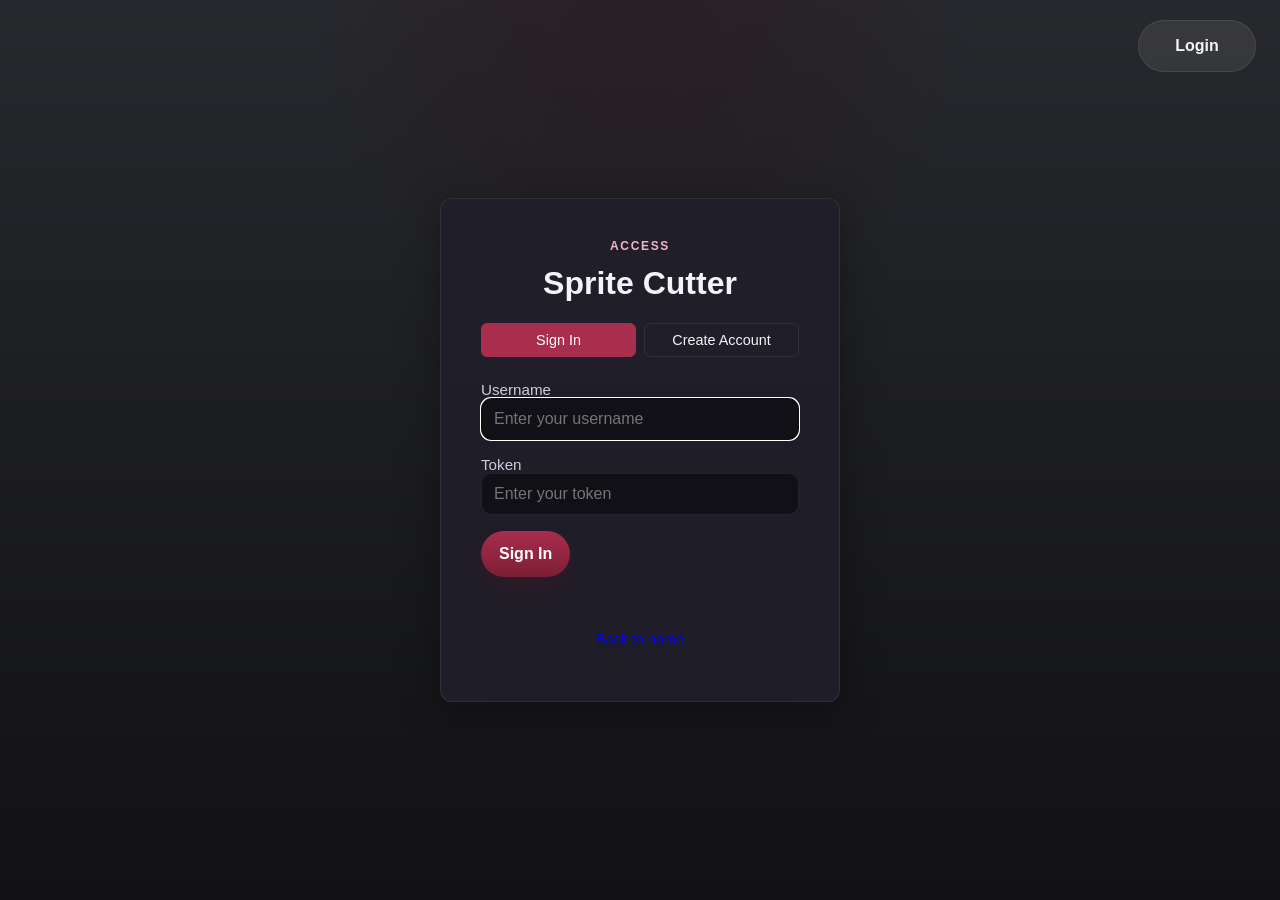
<file: index.html>
<!DOCTYPE html>
<html lang="en">
  <head>
    <meta charset="UTF-8" />
    <meta http-equiv="refresh" content="0; url=Team%20unity%20tree%20test/index.html" />
    <title>RGB Dumper</title>
  </head>
  <body>
    <p>Opening the RGB Dumper website...</p>
    <script>
      window.location.replace('Team%20unity%20tree%20test/index.html');
    </script>
  </body>
</html>
</file>
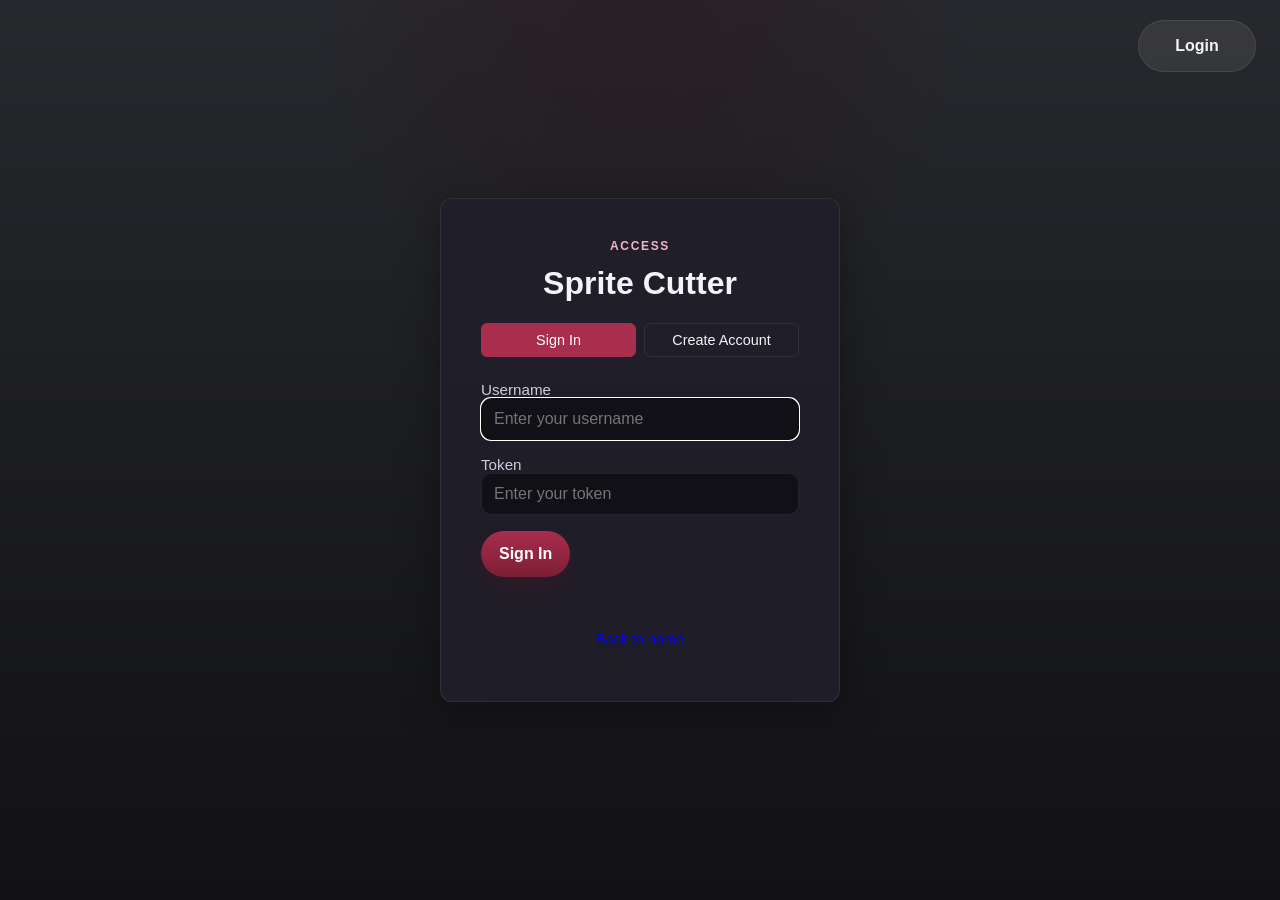
<file: Team unity tree test/index.html>
<!DOCTYPE html>
<html lang="en">
  <head>
    <meta charset="UTF-8" />
    <meta name="viewport" content="width=device-width, initial-scale=1.0" />
    <title>Sprite Sheet Cutter</title>
    <script>
      (function () {
        try {
          const savedTheme = localStorage.getItem('sprite-cutter-theme');
          const theme = savedTheme === 'light' ? 'light' : 'dark';
          document.documentElement.setAttribute('data-theme', theme);
        } catch (error) {
          document.documentElement.setAttribute('data-theme', 'dark');
        }
      })();
    </script>
    <link rel="stylesheet" href="assets/style.css?v=3" />
    <script src="config.js"></script>
    <script src="assets/auth-system.js"></script>
    <script src="assets/auth-gate.js"></script>
  </head>
  <body data-page="home">
    <header class="topbar">
      <div class="container nav">
        <div class="brand">Team Unity Tree Sprite Cutter</div>
        <nav>
          <a href="index.html">Home</a>
          <a href="pages/sprite-cutter.html">Sprite Sheet</a>
          <a href="pages/xml-cutter.html">.XML Cutter</a>
          <a href="pages/meta-cutter.html">Meta Cutter</a>
          <a href="pages/rgb-dumper.html">RGB Dumper</a>
        </nav>
        <div class="theme-switcher" aria-label="Theme switcher" data-theme-switcher>
          <button class="theme-toggle" type="button" data-theme-option="light" aria-pressed="false">Light</button>
          <button class="theme-toggle is-active" type="button" data-theme-option="dark" aria-pressed="true">Dark</button>
        </div>
      </div>
    </header>

    <main class="container landing">
      <div class="utility-actions">
        <a class="button secondary" href="auth-login.html">Login</a>
        <a class="button secondary" href="auth-admin.html" id="admin-link" hidden>Admin Panel</a>
      </div>
      <section class="hero card">
        <p class="eyebrow">Team Unity Tree</p>
        <h1>Spritesheet Splitter</h1>
        <p>
          Separate Sprite sheets into separate individual images. Supports XML (MSM1) and Meta files (MSM Guide).
        </p>
        <div class="hero-actions">
          <a class="button primary" href="pages/sprite-cutter.html">Open Sprite Cutter</a>
          <a class="button secondary" href="pages/xml-cutter.html">Open .XML Cutter</a>
        </div>
      </section>

      <section class="grid">
        <a class="card tool-card" href="pages/sprite-cutter.html">
          <h2>Sprite Sheet Cutter</h2>
          <p>Split a sheet by grid size, padding, and border settings.</p>
          <span class="tool-link">Click here</span>
        </a>

        <a class="card tool-card" href="pages/xml-cutter.html">
          <h2>.XML Cutter</h2>
          <p>Load a spritesheet and .XML file to export each frame as a PNG.</p>
          <span class="tool-link">Click here</span>
        </a>

        <a class="card tool-card" href="pages/meta-cutter.html">
          <h2>.meta Cutter</h2>
          <p>Cut sprites from spritesheets using .meta file definitions.</p>
          <span class="tool-link">Click here</span>
        </a>

        <a class="card tool-card" href="pages/rgb-dumper.html">
          <h2>RGB Dumper</h2>
          <p>Inspect BIN sprite colors, copy hex values, and export an RGB log.</p>
          <span class="tool-link">Click here</span>
        </a>
      </section>
    </main>

    <script src="assets/auth-system.js"></script>
    <script>
      function checkAdminAccess() {
        if (typeof AuthManager === 'undefined') {
          setTimeout(checkAdminAccess, 100);
          return;
        }

        const currentUser = AuthManager.getSessionUser();
        const adminLink = document.getElementById('admin-link');
        
        if (currentUser) {
          const user = AuthManager.getUser(currentUser);
          if (user && user.isAdmin) {
            adminLink.style.display = 'inline-block';
          }
        }
      }

      checkAdminAccess();
    </script>
    <script src="assets/app.js"></script>
</file>
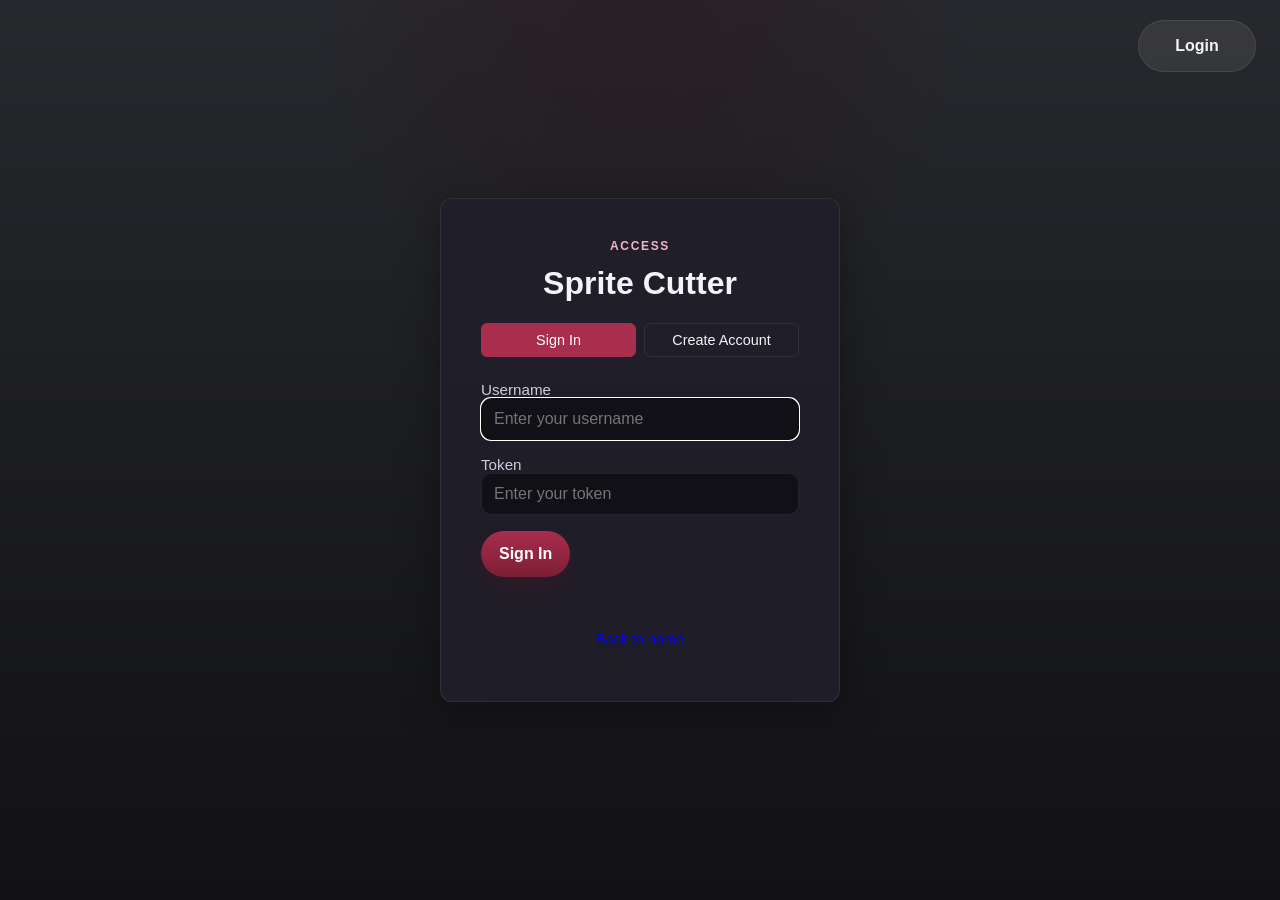
<file: Team unity tree test/auth-admin.html>
<!DOCTYPE html>
<html lang="en">
  <head>
    <meta charset="UTF-8" />
    <meta name="viewport" content="width=device-width, initial-scale=1.0" />
    <title>Admin - Sprite Sheet Cutter</title>
    <script>
      (function () {
        try {
          const savedTheme = localStorage.getItem('sprite-cutter-theme');
          const theme = savedTheme === 'light' ? 'light' : 'dark';
          document.documentElement.setAttribute('data-theme', theme);
        } catch (error) {
          document.documentElement.setAttribute('data-theme', 'dark');
        }
      })();
    </script>
    <link rel="stylesheet" href="assets/style.css?v=3" />
    <script src="config.js"></script>
    <style>
      .user-item {
        display: flex;
        align-items: center;
        justify-content: space-between;
        padding: 16px;
        border: 1px solid var(--border);
        margin-bottom: 12px;
        border-radius: 8px;
        background: var(--panel-alt);
        transition: all 0.2s ease;
      }

      .user-item:hover {
        background: var(--panel);
        border-color: var(--primary);
      }

      .user-info {
        flex: 1;
      }

      .user-name {
        font-weight: 600;
        color: var(--text);
        font-size: 1.1em;
      }

      .user-status {
        font-size: 0.9em;
        color: var(--muted);
        margin-top: 6px;
      }

      .status-requested {
        color: #f39c12;
        font-weight: 500;
      }

      .role-button {
        background: transparent;
        border: 1px solid var(--border);
        padding: 8px 14px;
        border-radius: 6px;
        cursor: pointer;
        color: var(--text);
        font-size: 0.9em;
        transition: all 0.2s ease;
        margin-left: 12px;
        font-weight: 500;
      }

      .role-button:hover {
        background: var(--primary);
        border-color: var(--primary);
        color: white;
        transform: scale(1.15);
      }

      .role-menu {
        position: absolute;
        background: var(--panel);
        border: 1px solid var(--border);
        border-radius: 6px;
        box-shadow: 0 4px 12px var(--shadow);
        z-index: 1000;
        min-width: 150px;
      }

      .role-option {
        display: block;
        width: 100%;
        padding: 10px 14px;
        text-align: left;
        border: none;
        background: transparent;
        color: var(--text);
        cursor: pointer;
        font-size: 0.95em;
      }

      .role-option:hover {
        background: var(--primary);
        color: white;
      }

      .user-actions {
        display: flex;
        align-items: center;
        gap: 12px;
        flex-wrap: wrap;
      }

      .name-color-control {
        display: inline-flex;
        align-items: center;
        gap: 6px;
        color: var(--muted);
        font-size: 0.85em;
      }

      .name-color-input {
        width: 32px;
        height: 32px;
        padding: 2px;
        border: 1px solid var(--border);
        border-radius: 6px;
        background: transparent;
        cursor: pointer;
      }

      .delete-button {
        background: #c0392b;
        border: 1px solid #a93226;
        color: white;
        padding: 6px 12px;
        border-radius: 6px;
        cursor: pointer;
        font-size: 0.85em;
        transition: all 0.2s ease;
        font-weight: 500;
      }

      .delete-button:hover {
        background: #a93226;
        border-color: #922b21;
        transform: scale(1.15);
      }

      .delete-button:active {
        transform: scale(0.98);
      }

      .add-button {
        background: var(--primary);
        border: none;
        color: white;
        padding: 10px 20px;
        border-radius: 6px;
        cursor: pointer;
        font-size: 1em;
        transition: all 0.2s ease;
        font-weight: 500;
        margin-bottom: 20px;
      }

      .add-button:hover {
        background: #a92d55;
        transform: scale(1.08);
      }

      .token-section {
        margin-top: 12px;
        padding: 12px;
        background: var(--input-bg);
        border: 1px solid var(--border);
        border-radius: 6px;
        font-family: monospace;
        font-size: 0.85em;
        word-break: break-all;
      }

      .token-actions {
        display: flex;
        gap: 8px;
        margin-top: 8px;
        flex-wrap: wrap;
      }

      .token-action-button {
        padding: 4px 10px;
        font-size: 0.8em;
        border: 1px solid var(--border);
        background: transparent;
        border-radius: 4px;
        cursor: pointer;
        color: var(--text);
        transition: all 0.2s ease;
      }

      .token-action-button:hover {
        background: var(--primary);
        border-color: var(--primary);
        color: white;
        transform: scale(1.12);
      }

      .modal-backdrop {
        display: none;
        position: fixed;
        inset: 0;
        background: rgba(0, 0, 0, 0.6);
        z-index: 10000;
        align-items: center;
        justify-content: center;
      }

      .modal-backdrop.active {
        display: flex;
      }

      .modal-content {
        background: var(--panel);
        border: 1px solid var(--border);
        border-radius: 12px;
        padding: 24px;
        max-width: 400px;
        width: 90%;
        box-shadow: 0 10px 40px var(--shadow);
        z-index: 10001;
      }

      .modal-content h3 {
        margin-top: 0;
      }

      .modal-content label {
        display: flex;
        flex-direction: column;
        gap: 6px;
        margin-bottom: 16px;
        font-weight: 500;
      }

      .modal-content input {
        padding: 10px 12px;
        border: 1px solid var(--border);
        background: var(--input-bg);
        color: var(--text);
        border-radius: 6px;
        font-family: inherit;
        font-size: 0.95em;
      }

      .modal-content input:focus {
        outline: none;
        border-color: var(--primary);
        box-shadow: 0 0 0 2px rgba(169, 45, 77, 0.1);
      }

      .create-user-options {
        display: flex;
        gap: 12px;
        margin-bottom: 16px;
      }

      .option-button {
        flex: 1;
        padding: 12px;
        border: 2px solid var(--border);
        background: var(--input-bg);
        color: var(--text);
        border-radius: 6px;
        cursor: pointer;
        font-weight: 500;
        transition: all 0.2s ease;
      }

      .option-button:hover {
        border-color: var(--primary);
        background: var(--panel-alt);
      }

      .option-button.selected {
        border-color: var(--primary);
        background: var(--primary);
        color: white;
      }

      .modal-actions {
        display: flex;
        gap: 12px;
        justify-content: flex-end;
        margin-top: 20px;
      }

      .modal-actions button {
        padding: 10px 20px;
        border-radius: 6px;
        border: none;
        cursor: pointer;
        font-weight: 500;
        transition: all 0.2s ease;
        font-size: 0.95em;
      }

      .modal-actions .primary {
        background: var(--primary);
        color: white;
        min-width: 100px;
      }

      .modal-actions .primary:hover {
        background: #a92d55;
        transform: scale(1.08);
      }

      .modal-actions .primary:active {
        transform: scale(0.98);
      }

      .modal-actions .secondary {
        background: transparent;
        border: 1px solid var(--border);
        color: var(--text);
        min-width: 100px;
      }

      .modal-actions .secondary:hover {
        background: var(--panel-alt);
        border-color: var(--primary);
        transform: scale(1.08);
      }

      .modal-actions .secondary:active {
        transform: scale(0.98);
      }

      .section-header {
        display: flex;
        justify-content: space-between;
        align-items: center;
        margin-bottom: 12px;
      }

      .deleted-users-section {
        background: var(--panel-alt);
        padding: 12px;
        border: 1px solid var(--border);
        border-radius: 8px;
        margin-top: 12px;
      }

      .deleted-user-item {
        display: flex;
        justify-content: space-between;
        align-items: center;
        padding: 12px;
        background: var(--panel);
        border: 1px solid var(--border);
        border-radius: 6px;
        margin-bottom: 8px;
      }

      .deleted-user-info {
        flex: 1;
      }

      .deleted-user-name {
        font-weight: 600;
        color: var(--text);
      }

      .deleted-user-details {
        font-size: 0.85em;
        color: var(--muted);
        margin-top: 4px;
      }

      .delete-permanently-button {
        background: #e74c3c;
        border: none;
        color: white;
        padding: 6px 12px;
        border-radius: 4px;
        cursor: pointer;
        font-size: 0.8em;
        transition: all 0.2s ease;
        font-weight: 500;
      }

      .delete-permanently-button:hover {
        background: #c0392b;
        transform: scale(1.08);
      }

      .approve-button {
        background: #27ae60;
        border: 1px solid #229954;
        color: white;
        padding: 6px 14px;
        border-radius: 6px;
        cursor: pointer;
        font-size: 0.85em;
        transition: all 0.2s ease;
        font-weight: 500;
        margin-left: 8px;
      }

      .approve-button:hover {
        background: #229954;
        border-color: #1e8449;
        transform: scale(1.15);
      }

      .approve-button:active {
        transform: scale(0.98);
      }

      @media (max-width: 1200px) {
        div[style*="display: flex; gap: 20px"] {
          flex-direction: column !important;
        }
      }
    </style>
  </head>
  <body data-page="admin" class="admin-panel-page">
    <header class="topbar">
      <div class="container nav">
        <div class="brand">Team Unity Tree Sprite Cutter</div>
        <nav>
          <a href="index.html">Home</a>
          <a href="pages/sprite-cutter.html">Sprite Sheet</a>
          <a href="pages/xml-cutter.html">.XML Cutter</a>
          <a href="pages/meta-cutter.html">Meta Cutter</a>
          <a href="pages/rgb-dumper.html">RGB Dumper</a>
        </nav>
        <div class="theme-switcher" aria-label="Theme switcher" data-theme-switcher>
          <button class="theme-toggle" type="button" data-theme-option="light" aria-pressed="false">Light</button>
          <button class="theme-toggle is-active" type="button" data-theme-option="dark" aria-pressed="true">Dark</button>
        </div>
      </div>
    </header>

    <main class="container">
      <div class="utility-actions">
        <a class="button secondary" href="auth-login.html">Login</a>
        <a class="button secondary" href="auth-admin.html" id="admin-self-link" hidden>Admin Panel</a>
        <a class="button secondary" href="index.html" id="return-tool">Back to Home</a>
      </div>
      <div class="page-header">
        <p class="eyebrow">Administration</p>
        <h1>Admin Panel</h1>
        <p>Manage users and access settings.</p>
      </div>

      <div class="workspace" style="display: flex; flex-direction: column; gap: 20px;">
        <div style="display: flex; gap: 20px; flex: 1;">
          <section class="panel" style="flex: 1; min-height: 400px; display: flex; flex-direction: column;">
            <div class="section-header">
              <h2 style="margin: 0;">Recent Users</h2>
              <button class="add-button" onclick="openCreateUserModal()">+ Create User</button>
            </div>
            <div id="recent-users-list" style="margin-top: 12px; flex: 1;">
              <p class="muted">Loading users...</p>
            </div>
          </section>

          <section class="panel" style="flex: 1; min-height: 400px; display: flex; flex-direction: column;">
            <h2 style="margin: 0 0 12px 0;">Deleted Users</h2>
            <div id="deleted-users-list" style="margin-top: 12px; flex: 1;">
              <p class="muted">No deleted users.</p>
            </div>
          </section>
        </div>

        <section class="panel">
          <h2>All Users</h2>
          <div id="users-list" style="margin-top: 12px;">
            <p class="muted">Loading users...</p>
          </div>
        </section>
      </div>
    </main>

    <!-- Delete User Modal -->
    <div id="delete-modal" class="modal-backdrop">
      <div class="modal-content">
        <h3>Delete User</h3>
        <p id="delete-confirm-text"></p>
        <label>
          Reason (optional)
          <input id="delete-reason" type="text" placeholder="Why delete this user?" />
        </label>
        <div class="modal-actions">
          <button class="secondary" onclick="closeDeleteModal()">Cancel</button>
          <button class="primary" onclick="confirmDelete()">Delete</button>
        </div>
      </div>
    </div>

    <!-- Create User Modal -->
    <div id="create-user-modal" class="modal-backdrop">
      <div class="modal-content">
        <h3>Create User</h3>
        <p>Select account type:</p>
        <div class="create-user-options">
          <button class="option-button selected" id="user-option" onclick="selectUserType('user')">👤 User</button>
          <button class="option-button" id="admin-option" onclick="selectUserType('admin')">👑 Admin</button>
        </div>
        <label>
          Username
          <input id="create-username" type="text" placeholder="Enter username" />
        </label>
        <div class="modal-actions">
          <button class="secondary" onclick="closeCreateUserModal()">Cancel</button>
          <button class="primary" onclick="confirmCreateUser()">Create</button>
        </div>
      </div>
    </div>

    <!-- Custom Token Modal -->
    <div id="token-modal" class="modal-backdrop">
      <div class="modal-content">
        <h3>Set Custom Token</h3>
        <p id="token-modal-user"></p>
        <label>
          Custom Token
          <input id="custom-token-input" type="text" placeholder="Enter custom token" />
        </label>
        <div class="modal-actions">
          <button class="secondary" onclick="closeTokenModal()">Cancel</button>
          <button class="primary" onclick="confirmCustomToken()">Set Token</button>
        </div>
      </div>
    </div>

    <script src="assets/auth-system.js"></script>
    <script>
      function protectAdminPage() {
        if (typeof AuthManager === 'undefined') {
          setTimeout(protectAdminPage, 100);
          return;
        }

        const currentUser = AuthManager.getSessionUser();
        
        if (!currentUser) {
          window.location.href = 'auth-login.html';
          return;
        }

        const user = AuthManager.getUser(currentUser);
        if (!user || !user.isAdmin) {
          window.location.href = 'index.html';
          return;
        }
      }

      protectAdminPage();

      let allUsers = [];
      let pendingDeleteUser = null;
      let pendingTokenUser = null;
      let createUserType = 'user';

      function loadUsers() {
        if (typeof AuthManager === 'undefined') {
          document.getElementById('users-list').innerHTML = '<p class="error">Auth system not loaded.</p>';
          return;
        }

        allUsers = AuthManager.listUsers();
        
        // Sort by creation date (most recent first)
        allUsers.sort((a, b) => {
          const dateA = new Date(a.createdAt || 0);
          const dateB = new Date(b.createdAt || 0);
          return dateB - dateA;
        });

        // Display recent users (first 5)
        displayRecentUsers();
        
        // Display all users
        displayAllUsers();

        // Display deleted users
        displayDeletedUsers();
      }

      function bindUserActionButtons() {
        document.querySelectorAll('.role-button').forEach((button) => {
          const username = button.dataset.username;
          if (!username) return;
          button.onclick = () => toggleRoleMenu(username);
        });

        document.querySelectorAll('.token-action-button').forEach((button) => {
          const action = button.dataset.action;
          const username = button.dataset.username;
          if (!username || !action) return;

          button.onclick = () => {
            if (action === 'token') openTokenModal(username);
            if (action === 'revoke') revokeToken(username);
            if (action === 'generate') generateNewToken(username);
          };
        });

        document.querySelectorAll('.delete-button').forEach((button) => {
          const username = button.dataset.username;
          if (!username) return;
          button.onclick = () => deleteUserWithReason(username);
        });

        document.querySelectorAll('.name-color-save-button').forEach((button) => {
          const username = button.dataset.username;
          if (!username) return;
          button.onclick = () => {
            const input = button.closest('.user-actions')?.querySelector('.name-color-input');
            saveNameColor(username, input ? input.value : '');
          };
        });
      }

      function displayRecentUsers() {
        const recentUsersList = document.getElementById('recent-users-list');
        const recentUsers = allUsers.slice(0, 5);

        if (recentUsers.length === 0) {
          recentUsersList.innerHTML = '<p class="muted">No users created yet.</p>';
          return;
        }

        let html = '';
        for (const user of recentUsers) {
          const roleText = user.isAdmin ? 'Admin' : 'User';
          const statusText = user.isAllowed ? 'Approved' : 'Pending';
          const hasToken = user.token ? 'Yes' : 'No';
          const tokenStatus = !user.token ? '<span class="status-requested">(Requested User)</span>' : '';
          const approveButton = !user.isAllowed ? `<button class="approve-button" type="button" data-username="${escapeAttribute(user.username)}" onclick="approveUser('${escapeAttribute(user.username)}')">✓ Approve</button>` : '';
          const tokenDisplay = user.isAllowed && user.token ? `<div class="token-section">${escapeHtml(user.token)}</div>` : '';
          
          html += `
            <div class="user-item">
              <div class="user-info">
                <div class="user-name">${escapeHtml(user.username)} ${approveButton}</div>
                <div class="user-status">${roleText} • ${statusText} • Token: ${hasToken} ${tokenStatus}</div>
                ${tokenDisplay}
              </div>
              <div class="user-actions">
                <button class="role-button" type="button" data-username="${escapeAttribute(user.username)}">+ Role</button>
                <button class="token-action-button" type="button" data-action="token" data-username="${escapeAttribute(user.username)}">Token</button>
                <label class="name-color-control">Name <input class="name-color-input" type="color" value="${escapeAttribute(user.nameColor)}" aria-label="Name color for ${escapeAttribute(user.username)}" /></label>
                <button class="token-action-button name-color-save-button" type="button" data-username="${escapeAttribute(user.username)}">Save Color</button>
                <button class="delete-button" type="button" data-username="${escapeAttribute(user.username)}" onclick="deleteUserWithReason('${escapeAttribute(user.username)}')">Delete</button>
              </div>
            </div>
          `;
        }
        recentUsersList.innerHTML = html;
        bindUserActionButtons();
      }

      function displayAllUsers() {
        const usersList = document.getElementById('users-list');

        if (allUsers.length === 0) {
          usersList.innerHTML = '<p class="muted">No users created yet.</p>';
          return;
        }

        let html = '';
        for (const user of allUsers) {
          const roleText = user.isAdmin ? 'Admin' : 'User';
          const statusText = user.isAllowed ? 'Approved' : 'Pending';
          const createdDate = new Date(user.createdAt).toLocaleString();
          const tokenDisplay = user.isAllowed && user.token ? `<div class="token-section">${escapeHtml(user.token)}</div>` : '<div class="token-section" style="color: var(--muted);">No token assigned</div>';
          
          html += `
            <div class="user-item">
              <div class="user-info">
                <div class="user-name">${escapeHtml(user.username)}</div>
                <div class="user-status">${roleText} • ${statusText} • Created: ${createdDate}</div>
                ${tokenDisplay}
                <div class="token-actions">
                  <button class="token-action-button" type="button" data-action="revoke" data-username="${escapeAttribute(user.username)}">Revoke Token</button>
                  <button class="token-action-button" type="button" data-action="generate" data-username="${escapeAttribute(user.username)}">Generate New</button>
                  <button class="token-action-button" type="button" data-action="token" data-username="${escapeAttribute(user.username)}">Custom</button>
                  <label class="name-color-control">Name <input class="name-color-input" type="color" value="${escapeAttribute(user.nameColor)}" aria-label="Name color for ${escapeAttribute(user.username)}" /></label>
                  <button class="token-action-button name-color-save-button" type="button" data-username="${escapeAttribute(user.username)}">Save Color</button>
                </div>
              </div>
              <div class="user-actions">
                <button class="role-button" type="button" data-username="${escapeAttribute(user.username)}">+ Role</button>
                <button class="delete-button" type="button" data-username="${escapeAttribute(user.username)}" onclick="deleteUserWithReason('${escapeAttribute(user.username)}')">Delete</button>
              </div>
            </div>
          `;
        }
        usersList.innerHTML = html;
        bindUserActionButtons();
      }

      function displayDeletedUsers() {
        const deletedList = document.getElementById('deleted-users-list');
        
        if (typeof AuthManager === 'undefined') {
          deletedList.innerHTML = '<p class="error">Auth system not loaded.</p>';
          return;
        }

        const deletedUsers = Object.values(AuthManager.getDeletedUsers());

        if (deletedUsers.length === 0) {
          deletedList.innerHTML = '<p class="muted">No deleted users.</p>';
          return;
        }

        const currentUser = AuthManager.getSessionUser();
        const isKanjigar = currentUser && currentUser.toLowerCase() === 'kanjigar';

        let html = '';
        for (const user of deletedUsers) {
          const deletedDate = new Date(user.deletedAt).toLocaleString();
          const reason = user.deleteReason || 'No reason provided';
          
          html += `
            <div class="deleted-user-item">
              <div class="deleted-user-info">
                <div class="deleted-user-name">${escapeHtml(user.username)}</div>
                <div class="deleted-user-details">Deleted: ${deletedDate} | Reason: ${escapeHtml(reason)}</div>
              </div>
              ${isKanjigar ? `<button class="delete-permanently-button" onclick="confirmPermanentDelete('${user.username}')">Permanently Delete</button>` : ''}
            </div>
          `;
        }
        deletedList.innerHTML = html;
      }

      function escapeHtml(text) {
        const div = document.createElement('div');
        div.textContent = text;
        return div.innerHTML;
      }

      function escapeAttribute(text) {
        return String(text || '').replace(/&/g, '&amp;').replace(/"/g, '&quot;').replace(/</g, '&lt;').replace(/>/g, '&gt;');
      }

      function toggleRoleMenu(username) {
        const user = allUsers.find(u => u.username === username);
        if (!user) return;

        const currentRole = user.isAdmin ? 'Admin' : 'User';
        const newRole = user.isAdmin ? 'User' : 'Admin';

        if (confirm(`Change ${username}'s role from ${currentRole} to ${newRole}?`)) {
          changeUserRole(username, newRole === 'Admin');
        }
      }

      function changeUserRole(username, makeAdmin) {
        if (typeof AuthManager === 'undefined') {
          alert('Auth system not loaded.');
          return;
        }

        let result;
        if (makeAdmin) {
          result = AuthManager.promoteToAdmin(username);
        } else {
          result = AuthManager.demoteFromAdmin(username);
        }

        if (result.success) {
          loadUsers();
          alert(result.message);
        } else {
          alert('Error: ' + result.message);
        }
      }

      function saveNameColor(username, color) {
        if (typeof AuthManager === 'undefined') {
          alert('Auth system not loaded.');
          return;
        }

        const result = AuthManager.setNameColor(username, color);
        if (result.success) {
          const currentUser = AuthManager.getSessionUser();
          if (currentUser && currentUser.toLowerCase() === username.toLowerCase()) {
            document.querySelectorAll('.current-user-name').forEach((name) => {
              name.style.color = result.user.nameColor;
            });
          }
          loadUsers();
          alert(result.message);
        } else {
          alert('Error: ' + result.message);
        }
      }

      function deleteUserWithReason(username) {
        if (!username) {
          return;
        }

        if (typeof AuthManager === 'undefined') {
          alert('Auth system not loaded.');
          return;
        }

        const reason = window.prompt(`Delete user "${username}"?\n\nOptional reason:`, '');
        if (reason === null) {
          return;
        }

        const trimmedReason = String(reason || '').trim();
        const result = AuthManager.deleteUser(username, trimmedReason || 'Admin deletion');

        if (result.success) {
          loadUsers();
          alert(result.message);
          return;
        }

        alert('Error: ' + result.message);
      }

      function deleteUserNow(username) {
        deleteUserWithReason(username);
      }

      function openDeleteModal(username) {
        pendingDeleteUser = username;
        const modal = document.getElementById('delete-modal');
        const confirmText = document.getElementById('delete-confirm-text');
        const reasonInput = document.getElementById('delete-reason');

        if (confirmText) {
          confirmText.textContent = `Delete user "${username}"?`;
        }

        if (reasonInput) {
          reasonInput.value = '';
        }

        if (modal) {
          modal.classList.add('active');
        }
      }

      function closeDeleteModal() {
        const modal = document.getElementById('delete-modal');
        if (modal) {
          modal.classList.remove('active');
        }
        pendingDeleteUser = null;
      }

      function confirmDelete() {
        if (!pendingDeleteUser) {
          return;
        }

        if (typeof AuthManager === 'undefined') {
          alert('Auth system not loaded.');
          return;
        }

        const reason = document.getElementById('delete-reason')
          ? document.getElementById('delete-reason').value.trim()
          : '';

        const result = AuthManager.deleteUser(pendingDeleteUser, reason || 'Admin deletion');
        if (result.success) {
          closeDeleteModal();
          loadUsers();
          alert(result.message);
          return;
        }

        alert('Error: ' + result.message);
      }

      function confirmPermanentDelete(username) {
        if (!confirm(`Permanently delete "${username}" from deleted users? This cannot be undone.`)) {
          return;
        }

        if (typeof AuthManager === 'undefined') {
          alert('Auth system not loaded.');
          return;
        }

        const result = AuthManager.permanentlyDeleteUser(username);
        if (result.success) {
          loadUsers();
          alert(result.message);
        } else {
          alert('Error: ' + result.message);
        }
      }

      function openCreateUserModal() {
        createUserType = 'user';
        document.getElementById('user-option').classList.add('selected');
        document.getElementById('admin-option').classList.remove('selected');
        document.getElementById('create-username').value = '';
        const modal = document.getElementById('create-user-modal');
        if (modal) {
          modal.classList.add('active');
        }
      }

      function closeCreateUserModal() {
        const modal = document.getElementById('create-user-modal');
        if (modal) {
          modal.classList.remove('active');
        }
      }

      function selectUserType(type) {
        createUserType = type;
        if (type === 'user') {
          document.getElementById('user-option').classList.add('selected');
          document.getElementById('admin-option').classList.remove('selected');
        } else {
          document.getElementById('user-option').classList.remove('selected');
          document.getElementById('admin-option').classList.add('selected');
        }
      }

      function confirmCreateUser() {
        if (typeof AuthManager === 'undefined') {
          alert('Auth system not loaded.');
          return;
        }

        const username = document.getElementById('create-username').value.trim();
        if (!username) {
          alert('Username cannot be empty.');
          return;
        }

        const result = AuthManager.createUser(username);
        if (result.success) {
          const user = result.user;
          
          // If creating an admin, promote them
          if (createUserType === 'admin' && !user.isAdmin) {
            const promoteResult = AuthManager.promoteToAdmin(username);
            if (!promoteResult.success) {
              alert('Created user but failed to make them admin: ' + promoteResult.message);
              loadUsers();
              closeCreateUserModal();
              return;
            }
          }

          loadUsers();
          alert(`User "${username}" created successfully!\n\nToken: ${user.token}\n\nType: ${createUserType === 'admin' ? 'Admin' : 'User'}`);
          closeCreateUserModal();
        } else {
          alert('Error: ' + result.message);
        }
      }

      function openTokenModal(username) {
        console.log('Opening token modal for:', username);
        pendingTokenUser = username;
        const modal = document.getElementById('token-modal');
        const userText = document.getElementById('token-modal-user');
        
        if (userText) {
          userText.textContent = `Set custom token for "${username}"`;
        }
        
        const tokenInput = document.getElementById('custom-token-input');
        if (tokenInput) {
          tokenInput.value = '';
        }
        
        if (modal) {
          modal.classList.add('active');
          console.log('Token modal opened');
        } else {
          console.error('Token modal element not found');
        }
      }

      function closeTokenModal() {
        console.log('Closing token modal');
        const modal = document.getElementById('token-modal');
        if (modal) {
          modal.classList.remove('active');
        }
        pendingTokenUser = null;
      }

      function confirmCustomToken() {
        if (!pendingTokenUser) {
          console.error('No user selected for token change');
          return;
        }

        if (typeof AuthManager === 'undefined') {
          alert('Auth system not loaded.');
          return;
        }

        const customToken = document.getElementById('custom-token-input').value.trim();
        if (!customToken) {
          alert('Token cannot be empty.');
          return;
        }

        console.log('Setting custom token for:', pendingTokenUser);
        const result = AuthManager.setCustomToken(pendingTokenUser, customToken);
        console.log('Token result:', result);
        
        if (result.success) {
          loadUsers();
          alert(result.message);
          closeTokenModal();
        } else {
          alert('Error: ' + result.message);
        }
      }

      function revokeToken(username) {
        if (confirm(`Revoke token for user "${username}"?`)) {
          if (typeof AuthManager === 'undefined') {
            alert('Auth system not loaded.');
            return;
          }

          console.log('Revoking token for:', username);
          const result = AuthManager.revokeUserToken(username);
          console.log('Revoke result:', result);
          
          if (result.success) {
            loadUsers();
            alert(result.message);
          } else {
            alert('Error: ' + result.message);
          }
        }
      }

      function generateNewToken(username) {
        if (confirm(`Generate a new token for user "${username}"?`)) {
          if (typeof AuthManager === 'undefined') {
            alert('Auth system not loaded.');
            return;
          }

          console.log('Generating new token for:', username);
          const result = AuthManager.generateNewToken(username);
          console.log('Generate result:', result);
          
          if (result.success) {
            loadUsers();
            alert(`New token generated:\n\n${result.token}\n\nMake sure to share it with the user!`);
          } else {
            alert('Error: ' + result.message);
          }
        }
      }

      function approveUser(username) {
        if (typeof AuthManager === 'undefined') {
          alert('Auth system not loaded.');
          return;
        }

        const user = AuthManager.getUser(username);
        if (!user) {
          alert('User not found.');
          return;
        }

        if (user.isAllowed) {
          alert('User is already approved.');
          return;
        }

        let token = user.token;
        
        // Generate a token if the user doesn't have one
        if (!token) {
          const generateResult = AuthManager.generateNewToken(username);
          if (!generateResult.success) {
            alert('Error generating token: ' + generateResult.message);
            return;
          }
          token = generateResult.token;
        }

        if (confirm(`Approve user "${username}" with token:\n\n${token}?`)) {
          const result = AuthManager.setUserAccess(username, {
            isAllowed: true,
            token: token,
            reason: 'Approved by admin'
          });

          if (result.success) {
            loadUsers();
            alert(`User "${username}" has been approved!\n\nToken: ${token}\n\nMake sure to share this token with the user!`);
          } else {
            alert('Error: ' + result.message);
          }
        }
      }

      document.addEventListener('DOMContentLoaded', () => {
        initializeThemeControls();
        loadUsers();

        // Close modals when clicking outside
        const deleteModal = document.getElementById('delete-modal');
        const createUserModal = document.getElementById('create-user-modal');
        const tokenModal = document.getElementById('token-modal');

        if (deleteModal) {
          deleteModal.addEventListener('click', (e) => {
            if (e.target === deleteModal) {
              closeDeleteModal();
            }
          });
        }

        if (createUserModal) {
          createUserModal.addEventListener('click', (e) => {
            if (e.target === createUserModal) {
              closeCreateUserModal();
            }
          });
        }

        if (tokenModal) {
          tokenModal.addEventListener('click', (e) => {
            if (e.target === tokenModal) {
              closeTokenModal();
            }
          });
        }

        console.log('Admin panel initialized');
      });
    </script>
    <script src="assets/app.js"></script>
    <script>
      const returnTool = document.getElementById('return-tool');
      const toolBySource = {
        xml: { label: '.XML Cutter', href: 'pages/xml-cutter.html' },
        meta: { label: '.meta Cutter', href: 'pages/meta-cutter.html' },
        sprite: { label: 'Sprite Sheet Cutter', href: 'pages/sprite-cutter.html' },
        rgb: { label: 'RGB Values Extractor', href: 'pages/rgb-dumper.html' },
      };
      const sourceTool = toolBySource[new URLSearchParams(window.location.search).get('from')];

      if (sourceTool && returnTool) {
        returnTool.textContent = `Back to ${sourceTool.label}`;
        returnTool.href = sourceTool.href;
        returnTool.hidden = false;
      }
    </script>
  </body>
</html>
</file>
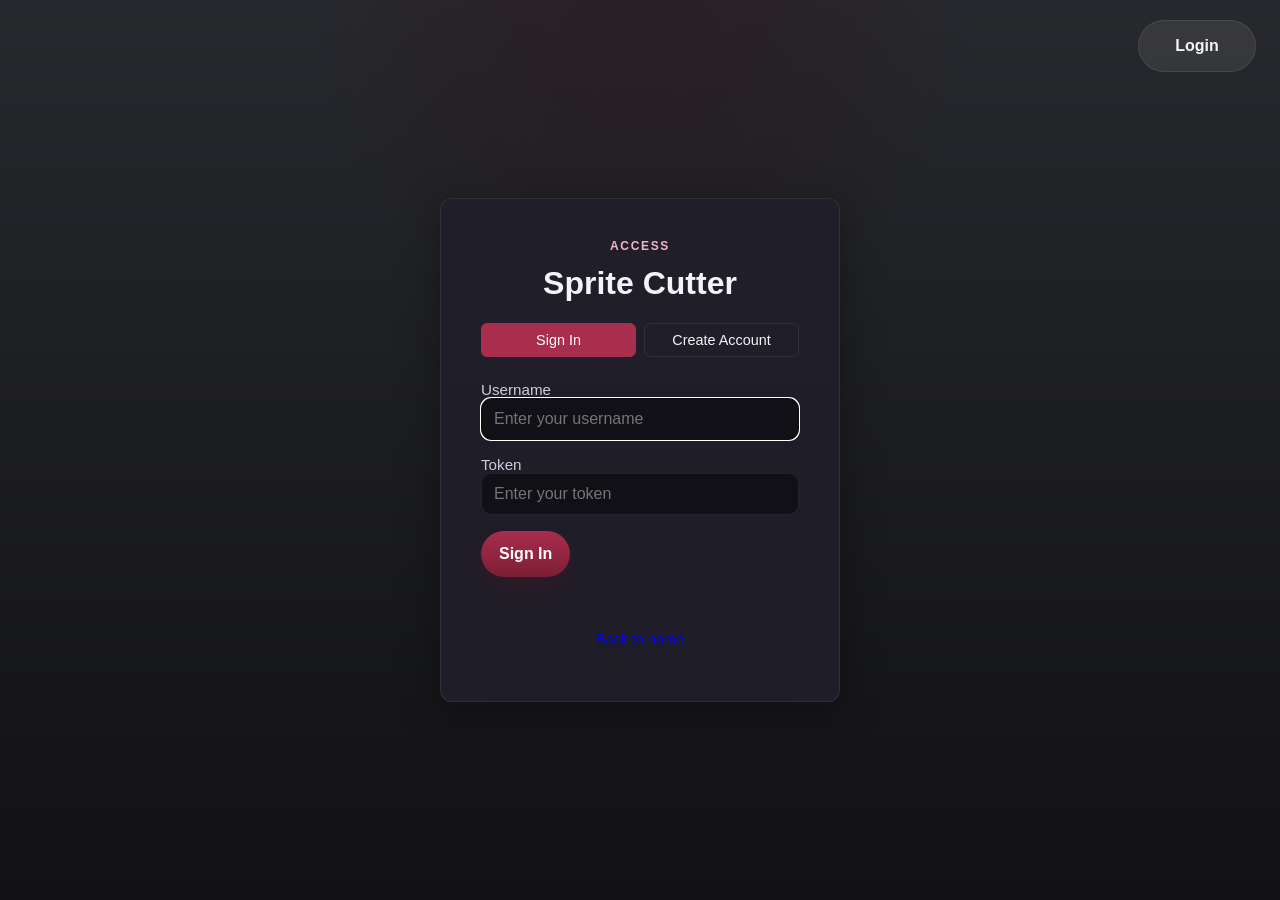
<file: Team unity tree test/auth-login.html>
<!DOCTYPE html>
<html lang="en">
  <head>
    <meta charset="UTF-8" />
    <meta name="viewport" content="width=device-width, initial-scale=1.0" />
    <title>Login - Sprite Sheet Cutter</title>
    <script>
      (function () {
        try {
          const savedTheme = localStorage.getItem('sprite-cutter-theme');
          const theme = savedTheme === 'light' ? 'light' : 'dark';
          document.documentElement.setAttribute('data-theme', theme);
        } catch (error) {
          document.documentElement.setAttribute('data-theme', 'dark');
        }
      })();
    </script>
    <link rel="stylesheet" href="assets/style.css?v=3" />
    <script src="config.js"></script>
    <style>
      .login-container {
        display: flex;
        align-items: center;
        justify-content: center;
        min-height: 100vh;
        padding: 20px;
      }

      .login-card {
        background: var(--panel);
        border: 1px solid var(--border);
        border-radius: 12px;
        padding: 40px;
        max-width: 400px;
        width: 100%;
        box-shadow: 0 10px 40px var(--shadow);
      }

      .login-card h1 {
        margin-top: 0;
        text-align: center;
      }

      .login-card .eyebrow {
        text-align: center;
      }

      .tab-buttons {
        display: flex;
        gap: 8px;
        margin-bottom: 24px;
      }

      .tab-button {
        flex: 1;
        padding: 8px 12px;
        border: 1px solid var(--border);
        background: transparent;
        color: var(--text);
        cursor: pointer;
        border-radius: 6px;
        font-size: 0.9em;
        transition: all 0.2s ease;
      }

      .tab-button.active {
        background: var(--primary);
        border-color: var(--primary);
        color: white;
      }

      .tab-content {
        display: none;
      }

      .tab-content.active {
        display: block;
      }

      .token-display {
        background: var(--input-bg);
        border: 1px solid var(--border);
        padding: 12px;
        border-radius: 6px;
        word-break: break-all;
        font-family: monospace;
        font-size: 0.85em;
        margin-top: 8px;
        user-select: all;
      }

      .copy-button {
        padding: 4px 8px;
        font-size: 0.85em;
        margin-top: 8px;
      }

      .login-utility {
        position: absolute;
        top: 20px;
        right: 24px;
        margin: 0;
      }

      @media (max-width: 560px) {
        .login-utility {
          position: static;
          justify-content: center;
          padding: 16px 16px 0;
        }
      }
    </style>
  </head>
  <body data-page="login">
    <div class="utility-actions login-utility">
      <a class="button secondary" href="auth-login.html">Login</a>
      <a class="button secondary" href="auth-admin.html" id="admin-link" hidden>Admin Panel</a>
    </div>
    <div class="login-container">
      <div class="login-card">
        <p class="eyebrow">Access</p>
        <h1>Sprite Cutter</h1>
        
        <div class="tab-buttons">
          <button class="tab-button active" onclick="switchTab('login')">Sign In</button>
          <button class="tab-button" onclick="switchTab('create')">Create Account</button>
        </div>

        <!-- Sign In Tab -->
        <div id="login-tab" class="tab-content active">
          <form id="login-form">
            <label>
              Username
              <input id="login-username" type="text" placeholder="Enter your username" required autofocus />
            </label>
            
            <label>
              Token
              <input id="login-token" type="password" placeholder="Enter your token" required />
            </label>
            
            <div class="action-group">
              <button class="button primary" type="submit">Sign In</button>
            </div>
            <div id="login-status" class="status"></div>
          </form>
        </div>

        <!-- Create Account Tab -->
        <div id="create-tab" class="tab-content">
          <form id="create-form">
            <label>
              Username
              <input id="create-username" type="text" placeholder="Choose a username" required />
            </label>
            
            <div class="action-group">
              <button class="button primary" type="submit">Create Account</button>
            </div>
            <div id="create-status" class="status"></div>
            
            <div id="token-section" style="display: none; margin-top: 16px;">
              <p style="margin-bottom: 8px;"><strong>Your Token (save this!):</strong></p>
              <div id="generated-token" class="token-display"></div>
              <button type="button" class="button secondary copy-button" onclick="copyToken()">Copy Token</button>
              <p style="font-size: 0.85em; margin-top: 12px; color: var(--muted);">
                ⚠️ Save this token! You'll need it to sign in. An admin must approve your account before you can access the app.
              </p>
            </div>
          </form>
        </div>

        <p style="text-align: center; margin-top: 20px; font-size: 0.9em;">
          <a href="index.html">Back to home</a>
        </p>
      </div>
    </div>

    <script src="assets/auth-system.js"></script>
    <script src="assets/app.js"></script>
    <script>
      window.ensureProjectAccess = () => true;

      function switchTab(tab) {
        document.querySelectorAll('.tab-content').forEach(el => el.classList.remove('active'));
        document.querySelectorAll('.tab-button').forEach(el => el.classList.remove('active'));
        
        document.getElementById(tab + '-tab').classList.add('active');
        event.target.classList.add('active');
      }

      function copyToken() {
        const token = document.getElementById('generated-token').textContent;
        navigator.clipboard.writeText(token).then(() => {
          const btn = event.target;
          const originalText = btn.textContent;
          btn.textContent = 'Copied!';
          setTimeout(() => {
            btn.textContent = originalText;
          }, 2000);
        });
      }

      document.getElementById('login-form').addEventListener('submit', (e) => {
        e.preventDefault();
        
        const username = document.getElementById('login-username').value.trim();
        const token = document.getElementById('login-token').value.trim();
        const status = document.getElementById('login-status');

        if (!username || !token) {
          status.textContent = 'Username and token are required.';
          status.className = 'status error';
          return;
        }

        if (typeof AuthManager === 'undefined') {
          status.textContent = 'Auth system not loaded.';
          status.className = 'status error';
          return;
        }

        const result = AuthManager.signIn(username, token);
        if (!result.success) {
          status.textContent = result.message;
          status.className = 'status error';
          return;
        }

        // Redirect to home or referring page
        window.location.href = 'index.html';
      });

      document.getElementById('create-form').addEventListener('submit', (e) => {
        e.preventDefault();
        
        const username = document.getElementById('create-username').value.trim();
        const status = document.getElementById('create-status');
        const tokenSection = document.getElementById('token-section');

        if (!username) {
          status.textContent = 'Username is required.';
          status.className = 'status error';
          return;
        }

        if (typeof AuthManager === 'undefined') {
          status.textContent = 'Auth system not loaded.';
          status.className = 'status error';
          return;
        }

        const result = AuthManager.createUser(username);
        if (!result.success) {
          status.textContent = result.message;
          status.className = 'status error';
          return;
        }

        // Show token section with the generated token
        const user = result.user;
        document.getElementById('generated-token').textContent = user.token;
        tokenSection.style.display = 'block';
        status.textContent = 'Account created successfully!';
        status.className = 'status success';
        
        // Disable form after success
        document.getElementById('create-form').style.opacity = '0.6';
        document.getElementById('create-form').style.pointerEvents = 'none';
      });

      document.addEventListener('DOMContentLoaded', () => {
        initializeThemeControls();
      });
    </script>
    <script src="assets/app.js"></script>
  </body>
</html>
</file>
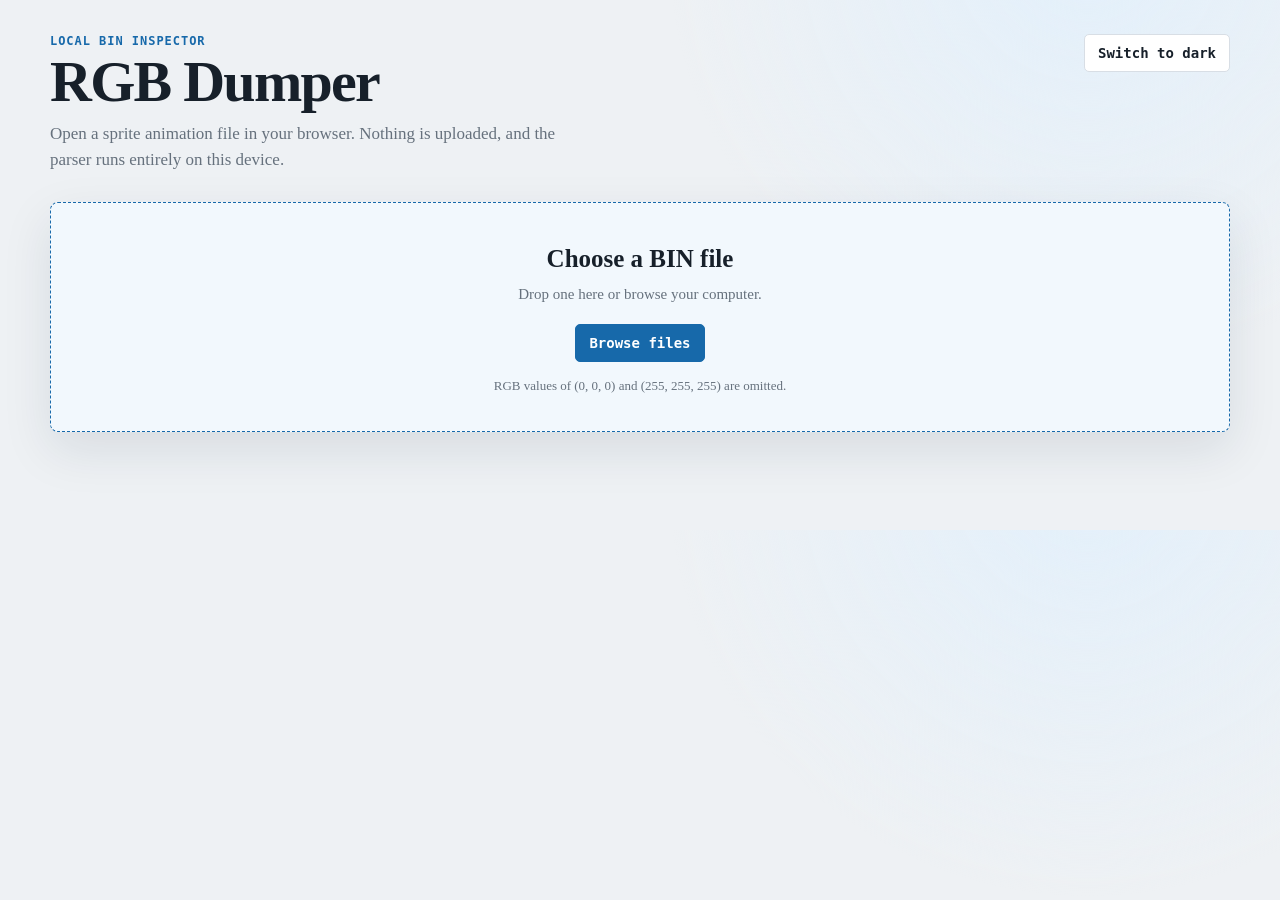
<file: Team unity tree test/pages/RGB Values Extractor.html>
<!doctype html>
<html lang="en">
<head>
  <meta charset="utf-8">
  <meta name="viewport" content="width=device-width, initial-scale=1">
  <title>RGB Dumper</title>
  <style>
    :root {
      color-scheme: light;
      --bg: #eef1f4;
      --panel: #ffffff;
      --panel-soft: #f6f8fa;
      --text: #17202a;
      --muted: #66717d;
      --line: #d8dee5;
      --accent: #1769aa;
      --accent-soft: #e3f0fb;
      --danger: #a33a32;
      --shadow: 0 18px 50px rgba(20, 37, 54, .10);
    }

    [data-theme="dark"] {
      color-scheme: dark;
      --bg: #15191d;
      --panel: #20262c;
      --panel-soft: #293139;
      --text: #edf2f6;
      --muted: #a9b3bd;
      --line: #3a454f;
      --accent: #77c7ff;
      --accent-soft: #213e52;
      --danger: #ff9b91;
      --shadow: 0 18px 50px rgba(0, 0, 0, .24);
    }

    * { box-sizing: border-box; }
    body {
      margin: 0;
      min-width: 320px;
      background: radial-gradient(circle at 85% -10%, var(--accent-soft), transparent 34%), var(--bg);
      color: var(--text);
      font: 15px/1.5 Georgia, "Times New Roman", serif;
    }

    .shell { width: min(1180px, calc(100% - 36px)); margin: 0 auto; padding: 34px 0 56px; }
    header { display: flex; justify-content: space-between; align-items: flex-start; gap: 20px; margin-bottom: 30px; }
    .eyebrow { margin: 0 0 6px; color: var(--accent); font: 700 12px/1.2 ui-monospace, SFMono-Regular, Consolas, monospace; letter-spacing: .08em; text-transform: uppercase; }
    h1 { margin: 0; font: 700 clamp(32px, 5vw, 58px)/.95 Georgia, "Times New Roman", serif; letter-spacing: -.03em; }
    .subhead { max-width: 540px; margin: 12px 0 0; color: var(--muted); font-size: 17px; }
    button, .file-label { border: 1px solid var(--line); border-radius: 5px; background: var(--panel); color: var(--text); cursor: pointer; font: 700 14px ui-monospace, SFMono-Regular, Consolas, monospace; padding: 10px 13px; }
    button:hover, .file-label:hover { border-color: var(--accent); color: var(--accent); }
    .theme-button { white-space: nowrap; }
    .panel { border: 1px solid var(--line); border-radius: 8px; background: color-mix(in srgb, var(--panel) 94%, transparent); box-shadow: var(--shadow); }
    .upload { display: grid; place-items: center; min-height: 230px; padding: 30px; text-align: center; border: 1px dashed var(--accent); background: color-mix(in srgb, var(--accent-soft) 45%, var(--panel)); }
    .upload.dragging { outline: 3px solid color-mix(in srgb, var(--accent) 35%, transparent); }
    .upload h2 { margin: 0 0 6px; font-size: 25px; }
    .upload p { margin: 0 0 18px; color: var(--muted); }
    input[type="file"] { display: none; }
    .file-label { display: inline-block; border-color: var(--accent); background: var(--accent); color: #fff; }
    .file-label:hover { color: #fff; filter: brightness(1.08); }
    .hint { margin-top: 14px; color: var(--muted); font-size: 13px; }
    .status { min-height: 25px; margin: 17px 0 0; color: var(--danger); }
    .results { display: none; margin-top: 8px; }
    .results.visible { display: block; }
    .toolbar { display: flex; align-items: center; justify-content: space-between; gap: 16px; padding: 17px 20px; border-bottom: 1px solid var(--line); }
    .stats { display: flex; flex-wrap: wrap; gap: 22px; }
    .stat strong { display: block; font-size: 23px; line-height: 1; }
    .stat span { color: var(--muted); font: 11px ui-monospace, SFMono-Regular, Consolas, monospace; text-transform: uppercase; }
    .actions { display: flex; gap: 8px; }
    .filters { display: flex; gap: 10px; padding: 14px 20px; background: var(--panel-soft); }
    select, input[type="search"] { min-width: 180px; border: 1px solid var(--line); border-radius: 4px; background: var(--panel); color: var(--text); font: 14px Georgia, "Times New Roman", serif; padding: 9px 10px; }
      .color-grid { display: grid; grid-template-columns: repeat(auto-fill, minmax(170px, 1fr)); gap: 12px; padding: 20px; }
      .color-tile { display: flex; min-height: 82px; align-items: flex-end; padding: 12px; border: 1px solid rgba(0, 0, 0, .14); border-radius: 14px; box-shadow: inset 0 -34px 34px rgba(0, 0, 0, .16), 0 4px 12px rgba(20, 37, 54, .12); color: #fff; cursor: pointer; font: 700 14px/1.2 ui-monospace, SFMono-Regular, Consolas, monospace; overflow-wrap: anywhere; text-shadow: 0 1px 3px rgba(0, 0, 0, .72); transition: transform .16s ease, box-shadow .16s ease; }
      .color-tile:hover, .color-tile:focus-visible { z-index: 1; outline: none; transform: scale(1.06); box-shadow: inset 0 -34px 34px rgba(0, 0, 0, .16), 0 9px 22px rgba(20, 37, 54, .24); }
      .color-tile.light-label { color: #17202a; text-shadow: 0 1px 3px rgba(255, 255, 255, .72); }
      .color-tile small { display: block; margin-top: 5px; font-size: 11px; font-weight: 400; opacity: .9; }
    .table-wrap { overflow-x: auto; }
    table { width: 100%; border-collapse: collapse; text-align: left; }
    th, td { padding: 12px 20px; border-bottom: 1px solid var(--line); }
    th { color: var(--muted); font: 11px ui-monospace, SFMono-Regular, Consolas, monospace; text-transform: uppercase; }
    tbody tr:hover { background: var(--panel-soft); }
    .sprite { max-width: 420px; overflow: hidden; text-overflow: ellipsis; white-space: nowrap; }
    .swatch { display: inline-block; width: 17px; height: 17px; margin-right: 9px; vertical-align: -3px; border: 1px solid var(--line); border-radius: 3px; }
    .empty-row { color: var(--muted); text-align: center; }
    @media (max-width: 650px) {
      .shell { width: min(100% - 24px, 1180px); padding-top: 22px; }
      header { margin-bottom: 22px; }
      .toolbar { align-items: flex-start; flex-direction: column; }
      .filters { flex-direction: column; }
      select, input[type="search"] { width: 100%; }
      th, td { padding: 10px 12px; }
      .sprite { max-width: 190px; }
    }
  </style>
</head>
<body data-theme="light">
  <main class="shell">
    <header>
      <div>
        <p class="eyebrow">Local BIN inspector</p>
        <h1>RGB Dumper</h1>
        <p class="subhead">Open a sprite animation file in your browser. Nothing is uploaded, and the parser runs entirely on this device.</p>
      </div>
      <button class="theme-button" id="themeButton" type="button">Switch to dark</button>
    </header>

    <section class="panel upload" id="dropZone">
      <div>
        <h2>Choose a BIN file</h2>
        <p>Drop one here or browse your computer.</p>
        <label class="file-label" for="fileInput">Browse files</label>
        <input id="fileInput" type="file" accept=".bin,application/octet-stream">
        <div class="hint">RGB values of (0, 0, 0) and (255, 255, 255) are omitted.</div>
      </div>
    </section>
    <p class="status" id="status" role="status"></p>

    <section class="panel results" id="results">
      <div class="toolbar">
        <div class="stats">
          <div class="stat"><strong id="resultCount">0</strong><span>RGB entries</span></div>
          <div class="stat"><strong id="animationCount">0</strong><span>Animations</span></div>
          <div class="stat"><strong id="layerCount">0</strong><span>Layers</span></div>
        </div>
        <div class="actions"><button id="downloadButton" type="button">Download log</button></div>
      </div>
      <div class="filters">
        <select id="animationFilter" aria-label="Filter by animation"><option value="">All animations</option></select>
        <input id="searchInput" type="search" placeholder="Search sprites or layers" aria-label="Search sprites or layers">
      </div>
        <div class="color-grid" id="colorGrid" aria-label="Sprite colors"></div>
      <div class="table-wrap">
        <table>
          <thead><tr><th>Animation</th><th>Layer</th><th>Sprite</th><th>Red</th><th>Green</th><th>Blue</th></tr></thead>
          <tbody id="tableBody"></tbody>
        </table>
      </div>
    </section>
  </main>

  <script>
    class BinReader {
      constructor(buffer) { this.data = new DataView(buffer); this.offset = 0; }
      align(size) { this.offset += (size - (this.offset % size)) % size; this.ensure(size); }
      ensure(size) { if (this.offset + size > this.data.byteLength) throw new Error("The file ended unexpectedly."); }
      uint8() { this.align(1); const value = this.data.getUint8(this.offset); this.offset += 1; return value; }
      uint16() { this.align(2); const value = this.data.getUint16(this.offset, true); this.offset += 2; return value; }
      uint32() { this.align(4); const value = this.data.getUint32(this.offset, true); this.offset += 4; return value; }
      int16() { this.align(2); const value = this.data.getInt16(this.offset, true); this.offset += 2; return value; }
      int32() { this.align(4); const value = this.data.getInt32(this.offset, true); this.offset += 4; return value; }
      float() { this.align(4); const value = this.data.getFloat32(this.offset, true); this.offset += 4; return value; }
      string() {
        const length = this.uint32() - 1;
        this.ensure(length);
        const value = new TextDecoder("ascii").decode(new Uint8Array(this.data.buffer, this.offset, length));
        this.offset += length;
        this.offset += length % 4 === 0 ? 4 : 4 - (length % 4);
        this.ensure(0);
        return value;
      }
      immediate() { return this.uint8(); }
      dataValue() { return { immediate: this.immediate(), value: this.float() }; }
      dataXY() { return { immediate: this.immediate(), x: this.float(), y: this.float() }; }
      dataString() { return { immediate: this.immediate(), string: this.string() }; }
      dataRGB() { return { immediate: this.immediate(), red: this.uint8(), green: this.uint8(), blue: this.uint8() }; }
      frame() { return { time: this.float(), pos: this.dataXY(), scale: this.dataXY(), rotation: this.dataValue(), opacity: this.dataValue(), sprite: this.dataString(), rgb: this.dataRGB() }; }
      layer() {
        const layer = { name: this.string(), type: this.int32(), blend: this.uint32(), parent: this.int16(), id: this.int16(), src: this.int16(), width: this.uint16(), height: this.uint16(), anchorX: this.float(), anchorY: this.float(), unknown: this.string(), frames: [] };
        const count = this.uint32();
        if (count > 100000) throw new Error("The file contains an unreasonable number of frames.");
        for (let i = 0; i < count; i++) layer.frames.push(this.frame());
        return layer;
      }
      animation() {
        const animation = { name: this.string(), width: this.uint16(), height: this.uint16(), loopOffset: this.float(), centered: this.uint32(), layers: [] };
        const count = this.uint32();
        if (count > 10000) throw new Error("The file contains an unreasonable number of layers.");
        for (let i = 0; i < count; i++) animation.layers.push(this.layer());
        return animation;
      }
      parse() {
        const sourceCount = this.uint32();
        if (sourceCount > 10000) throw new Error("The file contains an unreasonable number of sources.");
        const sources = [];
        for (let i = 0; i < sourceCount; i++) sources.push({ src: this.string(), id: this.uint16(), width: this.uint16(), height: this.uint16() });
        const animationCount = this.uint32();
        if (animationCount > 10000) throw new Error("The file contains an unreasonable number of animations.");
        const animations = [];
        for (let i = 0; i < animationCount; i++) animations.push(this.animation());
        return { sources, animations };
      }
    }

    const state = { rows: [], log: "" };
    const body = document.body;
    const fileInput = document.getElementById("fileInput");
    const dropZone = document.getElementById("dropZone");
    const status = document.getElementById("status");
    const results = document.getElementById("results");
      const colorGrid = document.getElementById("colorGrid");
    const tableBody = document.getElementById("tableBody");
    const animationFilter = document.getElementById("animationFilter");
    const searchInput = document.getElementById("searchInput");

    document.getElementById("themeButton").addEventListener("click", () => {
      const dark = body.dataset.theme !== "dark";
      body.dataset.theme = dark ? "dark" : "light";
      document.getElementById("themeButton").textContent = dark ? "Switch to light" : "Switch to dark";
    });

    function displayRows() {
      const animation = animationFilter.value.toLowerCase();
      const search = searchInput.value.trim().toLowerCase();
      const rows = state.rows.filter(row => (!animation || row.animation.toLowerCase() === animation) && (!search || `${row.sprite} ${row.layer}`.toLowerCase().includes(search)));
        colorGrid.replaceChildren();
        for (const row of rows) {
          const tile = document.createElement("div");
          const color = `rgb(${row.red}, ${row.green}, ${row.blue})`;
          const hex = rgbToHex(row.red, row.green, row.blue);
          const brightness = (row.red * 299 + row.green * 587 + row.blue * 114) / 1000;
          tile.className = `color-tile${brightness > 165 ? " light-label" : ""}`;
          tile.tabIndex = 0;
          tile.setAttribute("role", "button");
          tile.style.backgroundColor = color;
          tile.title = `Copy ${hex}`;
          tile.innerHTML = `${escapeHtml(row.sprite)}<small>${hex}</small>`;
          tile.addEventListener("click", () => copyHex(hex, row.sprite));
          tile.addEventListener("keydown", event => {
            if (event.key === "Enter" || event.key === " ") {
              event.preventDefault();
              copyHex(hex, row.sprite);
            }
          });
          colorGrid.appendChild(tile);
        }
      tableBody.replaceChildren();
      if (!rows.length) {
        const tr = document.createElement("tr");
        tr.innerHTML = '<td class="empty-row" colspan="6">No matching RGB values</td>';
        tableBody.appendChild(tr);
        return;
      }
      for (const row of rows) {
        const tr = document.createElement("tr");
        const color = `rgb(${row.red}, ${row.green}, ${row.blue})`;
        tr.innerHTML = `<td>${escapeHtml(row.animation)}</td><td>${escapeHtml(row.layer)}</td><td class="sprite"><span class="swatch" style="background:${color}"></span>${escapeHtml(row.sprite)}</td><td>${row.red}</td><td>${row.green}</td><td>${row.blue}</td>`;
        tableBody.appendChild(tr);
      }
    }

    function escapeHtml(value) {
      return String(value).replace(/[&<>"']/g, character => ({ "&": "&amp;", "<": "&lt;", ">": "&gt;", '"': "&quot;", "'": "&#039;" }[character]));
    }

    function rgbToHex(red, green, blue) {
      return `#${[red, green, blue].map(value => value.toString(16).padStart(2, "0")).join("").toUpperCase()}`;
    }

    async function copyHex(hex, sprite) {
      try {
        if (navigator.clipboard && window.isSecureContext) {
          await navigator.clipboard.writeText(hex);
        } else {
          const helper = document.createElement("textarea");
          helper.value = hex;
          helper.style.position = "fixed";
          helper.style.opacity = "0";
          document.body.appendChild(helper);
          helper.select();
          document.execCommand("copy");
          helper.remove();
        }
        status.textContent = `${hex} copied for ${sprite}.`;
      } catch (error) {
        status.textContent = `Could not copy ${hex}.`;
      }
    }

    function showFile(file) {
      if (!file) return;
      status.textContent = "Reading " + file.name + "...";
      file.arrayBuffer().then(buffer => {
        const parsed = new BinReader(buffer).parse();
        state.rows = [];
        for (const animation of parsed.animations) {
          for (const layer of animation.layers) {
            for (const frame of layer.frames) {
              const { red, green, blue } = frame.rgb;
              if ((red === 0 && green === 0 && blue === 0) || (red === 255 && green === 255 && blue === 255)) continue;
              state.rows.push({ animation: animation.name, layer: layer.name, sprite: frame.sprite.string, red, green, blue });
            }
          }
        }
        state.log = state.rows.map(row => `${row.sprite}: R=${row.red}, G=${row.green}, B=${row.blue}`).join("\n");
        document.getElementById("resultCount").textContent = state.rows.length;
        document.getElementById("animationCount").textContent = parsed.animations.length;
        document.getElementById("layerCount").textContent = parsed.animations.reduce((total, animation) => total + animation.layers.length, 0);
        animationFilter.replaceChildren(new Option("All animations", ""));
        for (const animation of parsed.animations) animationFilter.appendChild(new Option(animation.name, animation.name));
        if (parsed.animations.length) animationFilter.value = parsed.animations[0].name;
        results.classList.add("visible");
        status.textContent = state.rows.length ? `${file.name} loaded successfully.` : `${file.name} has no non-default RGB values.`;
        displayRows();
      }).catch(error => { results.classList.remove("visible"); status.textContent = `Could not read this file: ${error.message}`; });
    }

    fileInput.addEventListener("change", event => showFile(event.target.files[0]));
    ["dragenter", "dragover"].forEach(name => dropZone.addEventListener(name, event => { event.preventDefault(); dropZone.classList.add("dragging"); }));
    ["dragleave", "drop"].forEach(name => dropZone.addEventListener(name, event => { event.preventDefault(); dropZone.classList.remove("dragging"); }));
    dropZone.addEventListener("drop", event => showFile(event.dataTransfer.files[0]));
    animationFilter.addEventListener("change", displayRows);
    searchInput.addEventListener("input", displayRows);
    document.getElementById("downloadButton").addEventListener("click", () => {
      const blob = new Blob([state.log], { type: "text/plain;charset=utf-8" });
      const link = document.createElement("a");
      link.href = URL.createObjectURL(blob);
      link.download = "rgb_log.txt";
      link.click();
      URL.revokeObjectURL(link.href);
    });
  </script>
</body>
</html>
</file>
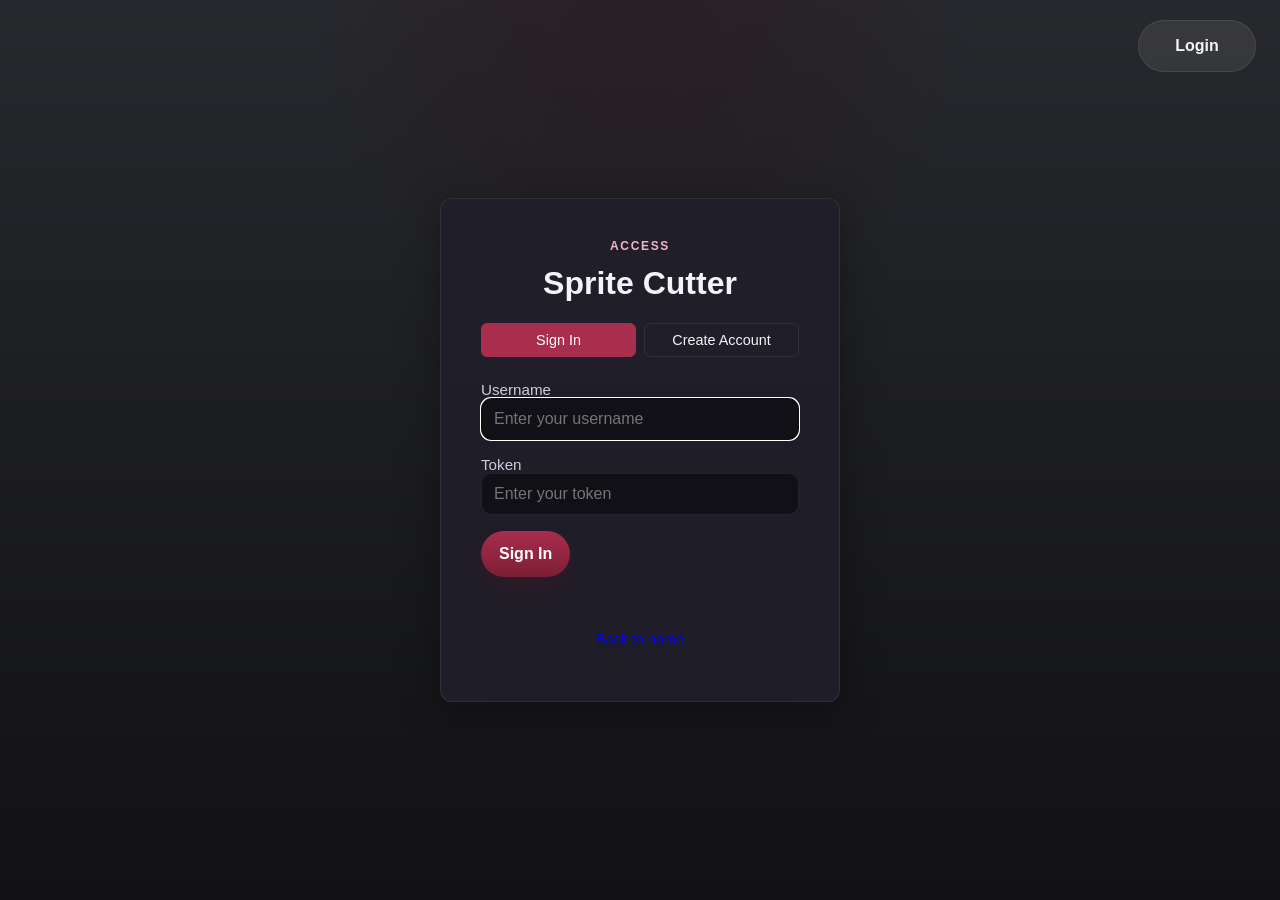
<file: Team unity tree test/pages/rgb-dumper.html>
<!DOCTYPE html>
<html lang="en">
  <head>
    <meta charset="UTF-8" />
    <meta name="viewport" content="width=device-width, initial-scale=1.0" />
    <title>RGB Dumper | Team Unity Tree</title>
    <script>
      (function () {
        try {
          const savedTheme = localStorage.getItem('sprite-cutter-theme');
          document.documentElement.setAttribute('data-theme', savedTheme === 'light' ? 'light' : 'dark');
        } catch (error) {
          document.documentElement.setAttribute('data-theme', 'dark');
        }
      })();
    </script>
    <link rel="stylesheet" href="../assets/style.css?v=3" />
    <script src="../config.js"></script>
    <style>
      .rgb-upload { border: 1px dashed var(--accent); border-radius: 12px; padding: 28px; text-align: center; background: var(--panel-alt); }
      .rgb-upload.dragging { outline: 3px solid rgba(241, 181, 198, .35); }
      .rgb-upload input { margin: 18px auto 0; display: block; }
      .rgb-grid { display: grid; grid-template-columns: repeat(auto-fill, minmax(155px, 1fr)); gap: 12px; margin: 18px 0; }
      .rgb-tile { min-height: 82px; display: flex; align-items: flex-end; padding: 12px; border: 1px solid rgba(0, 0, 0, .18); border-radius: 14px; color: #fff; cursor: pointer; font: 700 13px/1.2 ui-monospace, SFMono-Regular, Consolas, monospace; overflow-wrap: anywhere; text-shadow: 0 1px 3px rgba(0, 0, 0, .75); box-shadow: inset 0 -34px 34px rgba(0, 0, 0, .16), 0 5px 14px rgba(0, 0, 0, .18); transition: transform .16s ease, box-shadow .16s ease; }
      .rgb-tile:hover, .rgb-tile:focus-visible { z-index: 1; outline: none; transform: scale(1.06); box-shadow: inset 0 -34px 34px rgba(0, 0, 0, .16), 0 10px 24px rgba(0, 0, 0, .3); }
      .rgb-tile.light-label { color: #17202a; text-shadow: 0 1px 3px rgba(255, 255, 255, .72); }
      .rgb-tile small { display: block; margin-top: 5px; font-size: 11px; font-weight: 400; }
      .rgb-filters { display: flex; gap: 10px; flex-wrap: wrap; margin-top: 18px; }
      .rgb-filters select, .rgb-filters input { min-width: 190px; }
      .rgb-table-wrap { overflow-x: auto; }
      .rgb-table { width: 100%; border-collapse: collapse; text-align: left; }
      .rgb-table th, .rgb-table td { padding: 10px 12px; border-bottom: 1px solid var(--border); }
      .rgb-table th { color: var(--muted); font-size: 11px; text-transform: uppercase; }
      .rgb-swatch { display: inline-block; width: 16px; height: 16px; margin-right: 7px; vertical-align: -3px; border-radius: 4px; border: 1px solid var(--border); }
      @media (max-width: 650px) { .rgb-grid { grid-template-columns: repeat(2, minmax(0, 1fr)); } }
    </style>
    <script src="../assets/auth-system.js"></script>
    <script src="../assets/auth-gate.js"></script>
  </head>
  <body>
    <header class="topbar">
      <div class="container nav">
        <div class="brand">Team Unity Tree</div>
        <nav>
          <a href="../index.html">Home</a>
          <a href="sprite-cutter.html">Sprite Sheet</a>
          <a href="xml-cutter.html">.XML Cutter</a>
          <a href="meta-cutter.html">Meta Cutter</a>
          <a href="rgb-dumper.html">RGB Dumper</a>
        </nav>
        <div class="theme-switcher" aria-label="Theme switcher" data-theme-switcher>
          <button class="theme-toggle" type="button" data-theme-option="light" aria-pressed="false">Light</button>
          <button class="theme-toggle is-active" type="button" data-theme-option="dark" aria-pressed="true">Dark</button>
        </div>
      </div>
    </header>
    <main class="container">
      <div class="utility-actions">
        <a class="button secondary" href="../auth-login.html">Login</a>
        <a class="button secondary" href="../auth-admin.html?from=rgb" id="admin-link" hidden>Admin Panel</a>
      </div>
      <div class="page-header">
        <p class="eyebrow">RGB Dumper</p>
        <h1>Inspect sprite animation colors</h1>
        <p>Choose a BIN file to extract non-default RGB values locally in your browser.</p>
      </div>
      <section class="panel">
        <div id="rgb-drop-zone" class="rgb-upload">
          <h2>Load a BIN file</h2>
          <p class="status">The file stays on this device.</p>
          <input id="rgb-file-input" type="file" accept=".bin,application/octet-stream" />
        </div>
        <p id="rgb-status" class="status" role="status"></p>
        <div id="rgb-results" hidden>
          <div class="rgb-filters">
            <select id="rgb-animation-filter" aria-label="Animation filter"><option value="">All animations</option></select>
            <input id="rgb-search" type="search" placeholder="Search sprites or layers" aria-label="Search sprites or layers" />
            <button class="button secondary" id="rgb-download" type="button">Download RGB log</button>
          </div>
          <div id="rgb-grid" class="rgb-grid" aria-label="Sprite color tiles"></div>
          <div class="rgb-table-wrap">
            <table class="rgb-table">
              <thead><tr><th>Animation</th><th>Layer</th><th>Sprite</th><th>Red</th><th>Green</th><th>Blue</th></tr></thead>
              <tbody id="rgb-table-body"></tbody>
            </table>
          </div>
        </div>
      </section>
    </main>
    <script src="../assets/app.js"></script>
    <script src="../assets/rgb-dumper.js"></script>
  </body>
</html>
</file>
<file: Team unity tree test/assets/style.css>
@import url('https://fonts.googleapis.com/css2?family=Press+Start+2P&display=swap');

:root {
  --bg: #1a1b1e;
  --bg-strong: #0e0f12;
  --panel: rgba(33, 31, 42, 0.9);
  --panel-alt: rgba(22, 22, 31, 0.9);
  --primary: #a92d4d;
  --primary-strong: #7c1e35;
  --accent: #f1b5c6;
  --text: #f2f4f8;
  --muted: #c9ced8;
  --border: rgba(255, 255, 255, 0.08);
  --danger: #ff9b8d;
  --success: #b9f0bf;
  --shadow: rgba(0, 0, 0, 0.35);
  --input-bg: rgba(14, 14, 18, 0.8);
  --preview-bg: linear-gradient(135deg, rgba(169, 45, 77, 0.18), rgba(17, 17, 21, 0.3));
  --meta-bg: rgba(10, 17, 25, 0.85);
  --meta-text: #dfeafc;
  --topbar-bg: rgba(0, 0, 0, 0.9);
  --switcher-bg: rgba(18, 18, 24, 0.65);
}

html[data-theme="light"] {
  --bg: #eef2f6;
  --bg-strong: #dfe5ee;
  --panel: rgba(255, 255, 255, 0.9);
  --panel-alt: rgba(248, 249, 251, 0.92);
  --primary: #8f1f3d;
  --primary-strong: #6e1630;
  --accent: #a42a4a;
  --text: #1c1d22;
  --muted: #525d6d;
  --border: rgba(18, 25, 38, 0.08);
  --danger: #c0392b;
  --success: #1d7a4d;
  --shadow: rgba(14, 17, 24, 0.12);
  --input-bg: rgba(255, 255, 255, 0.8);
  --preview-bg: linear-gradient(135deg, rgba(143, 31, 61, 0.08), rgba(255, 255, 255, 0.2));
  --meta-bg: rgba(16, 24, 32, 0.04);
  --meta-text: #1a2536;
  --topbar-bg: rgba(255, 255, 255, 0.7);
  --switcher-bg: rgba(255, 255, 255, 0.45);
}

* { box-sizing: border-box; }

html, body {
  margin: 0;
  font-family: Arial, Helvetica, sans-serif;
  background-image:
    linear-gradient(180deg, rgba(18, 20, 25, 0.7) 0%, rgba(8, 8, 12, 0.8) 100%),
    radial-gradient(circle at top, rgba(140, 42, 61, 0.34), transparent 30%),
    url('https://www.bigbluebubble.com/wp-content/uploads/2020/03/The-Continent.jpg');
  background-size: cover;
  background-position: center center;
  background-repeat: no-repeat;
  color: var(--text);
}

html[data-theme="light"], html[data-theme="light"] body {
  background-image:
    linear-gradient(180deg, rgba(255, 255, 255, 0.56) 0%, rgba(10, 12, 16, 0.28) 100%),
    radial-gradient(circle at top, rgba(153, 20, 47, 0.26), transparent 30%),
    url('https://www.bigbluebubble.com/wp-content/uploads/2020/03/The-Continent.jpg');
}

body {
  min-height: 100vh;
  background-attachment: fixed;
}

.container {
  width: min(1100px, calc(100% - 32px));
  margin: 0 auto;
}

.topbar {
  background: var(--topbar-bg);
  border-bottom: 1px solid var(--border);
  position: sticky;
  top: 0;
  backdrop-filter: blur(12px);
  box-shadow: 0 8px 18px var(--shadow);
}

html[data-theme="dark"] .topbar {
  border-bottom-color: rgba(255, 255, 255, 0.08);
}

.nav {
  display: flex;
  align-items: center;
  justify-content: space-between;
  min-height: 72px;
  gap: 20px;
  flex-wrap: wrap;
  padding: 12px 0;
}

.brand {
  font-weight: 700;
  letter-spacing: 0.04em;
  text-transform: uppercase;
  color: var(--text);
}

.current-user {
  font-size: 0.9rem;
  font-weight: 700;
  white-space: nowrap;
}

.current-user-prefix {
  color: var(--text);
}

.current-user-name {
  color: #f59e0b;
  font-family: 'Press Start 2P', 'Courier New', monospace;
  font-size: 0.72em;
}

nav {
  display: flex;
  align-items: center;
  gap: 16px;
  flex-wrap: wrap;
  flex: 1 1 420px;
  justify-content: center;
}

nav a {
  color: var(--text);
  text-decoration: none;
  opacity: 0.9;
  transition: opacity 0.2s ease, color 0.2s ease;
}

nav a:hover {
  color: var(--accent);
  opacity: 1;
}

.theme-switcher {
  position: relative;
  display: inline-flex;
  align-items: center;
  gap: 8px;
  padding: 4px;
  border-radius: 999px;
  background: var(--switcher-bg);
  border: 1px solid var(--border);
  box-shadow: inset 0 1px 0 rgba(255,255,255,0.35);
  flex: 0 0 auto;
}

.theme-switcher::before {
  content: '';
  position: absolute;
  top: 4px;
  bottom: 4px;
  left: 4px;
  width: 80px;
  border-radius: 999px;
  background: linear-gradient(180deg, var(--primary) 0%, var(--primary-strong) 100%);
  box-shadow: 0 8px 18px rgba(143, 31, 61, 0.18);
  pointer-events: none;
  z-index: 0;
  transition: transform 0.28s cubic-bezier(0.22, 1, 0.36, 1);
}

html[data-theme="dark"] .theme-switcher::before {
  transform: translateX(88px);
}

html.theme-transitioning body,
html.theme-transitioning .topbar,
html.theme-transitioning .theme-switcher,
html.theme-transitioning .card,
html.theme-transitioning .panel,
html.theme-transitioning .button,
html.theme-transitioning nav a,
html.theme-transitioning .brand,
html.theme-transitioning .current-user {
  transition: background 0.45s ease, background-color 0.45s ease, color 0.45s ease, border-color 0.45s ease, box-shadow 0.45s ease;
}

.theme-toggle {
  position: relative;
  z-index: 1;
  width: auto;
  min-width: 80px;
  padding: 6px 8px;
  border: 0;
  border-radius: 999px;
  background: transparent;
  color: var(--muted);
  font-weight: 700;
  cursor: pointer;
  transition: transform 0.18s ease, box-shadow 0.18s ease, opacity 0.18s ease;
}

.theme-toggle:hover,
.theme-toggle:focus-visible,
.button:hover,
.button:focus-visible,
.tool-card:hover,
.tool-card:focus-visible {
  transform: scale(1.04);
}

.theme-toggle.is-active {
  color: #fff;
}

main {
  padding: 32px 0 64px;
}

.landing {
  display: grid;
  gap: 24px;
}

.hero {
  padding: 32px;
}

.eyebrow {
  margin: 0 0 12px;
  color: var(--accent);
  font-size: 12px;
  font-weight: 700;
  letter-spacing: 0.14em;
  text-transform: uppercase;
}

h1, h2, h3 {
  margin-top: 0;
}

.hero h1 {
  font-size: clamp(2rem, 5vw, 3.3rem);
  margin-bottom: 12px;
}

.card {
  background: linear-gradient(180deg, var(--panel) 0%, var(--panel-alt) 100%);
  border: 1px solid var(--border);
  border-radius: 16px;
  box-shadow: 0 18px 40px var(--shadow);
}

.grid {
  display: grid;
  grid-template-columns: repeat(auto-fit, minmax(220px, 1fr));
  gap: 20px;
}

.tool-card {
  display: block;
  padding: 22px;
  color: var(--text);
  text-decoration: none;
  transition: transform 0.18s ease, box-shadow 0.18s ease, border-color 0.18s ease;
  cursor: pointer;
  transform: scale(1);
}

.tool-card:hover,
.tool-card:focus-visible {
  transform: scale(1.04);
  box-shadow: 0 20px 44px var(--shadow);
  border-color: rgba(255, 255, 255, 0.16);
  text-decoration: none;
}

.tool-card:visited,
.tool-card:active,
.tool-card:link,
.tool-card:focus,
.tool-card:hover {
  color: var(--text);
  text-decoration: none;
}

.tool-card h2,
.tool-card p,
.tool-card .tool-link {
  color: inherit;
  text-decoration: none;
}

.tool-link {
  display: inline-block;
  margin-top: 10px;
  color: var(--accent);
  font-weight: 700;
  text-decoration: none;
}

.page-header {
  margin-bottom: 28px;
}

.utility-actions {
  display: flex;
  justify-content: flex-end;
  align-items: center;
  gap: 10px;
  flex-wrap: wrap;
  margin-bottom: 18px;
}

.utility-actions .button {
  display: inline-flex !important;
  align-items: center;
  justify-content: center;
  min-width: 118px;
  height: 52px;
  min-height: 52px;
  padding: 0 20px;
  border-radius: 999px;
  line-height: 1 !important;
  text-align: center;
  vertical-align: middle;
  white-space: nowrap;
}

.utility-actions .button[hidden] {
  display: none !important;
}

.admin-panel-page nav {
  display: none;
}

.workspace {
  display: grid;
  grid-template-columns: 360px minmax(0, 1fr);
  gap: 22px;
}

.panel {
  background: linear-gradient(180deg, var(--panel) 0%, var(--panel-alt) 100%);
  border: 1px solid var(--border);
  border-radius: 16px;
  padding: 22px;
  box-shadow: 0 12px 26px var(--shadow);
}

label {
  display: block;
  margin-bottom: 16px;
  color: var(--muted);
  font-size: 0.95rem;
}

input, textarea, select, button {
  width: 100%;
  border-radius: 10px;
  border: 1px solid var(--border);
  background: var(--input-bg);
  color: var(--text);
  padding: 11px 12px;
  font-size: 1rem;
}

input[type="file"] {
  padding: 10px;
}

textarea {
  min-height: 180px;
  resize: vertical;
}

.row {
  display: grid;
  grid-template-columns: repeat(2, minmax(0, 1fr));
  gap: 12px;
}

.button {
  display: inline-flex;
  align-items: center;
  justify-content: center;
  width: auto;
  min-height: 46px;
  padding: 0 18px;
  border: 0;
  font-weight: 700;
  text-decoration: none;
  cursor: pointer;
  border-radius: 999px;
  transition: transform 0.18s ease, box-shadow 0.18s ease, opacity 0.18s ease;
}

.button:hover,
.button:focus-visible {
  transform: scale(1.07);
}

.button.primary {
  background: linear-gradient(180deg, var(--primary) 0%, var(--primary-strong) 100%);
  color: #ffffff;
  box-shadow: 0 10px 20px rgba(122, 20, 42, 0.18);
}

.button.secondary {
  background: rgba(255,255,255,0.08);
  border: 1px solid var(--border);
  color: var(--text);
}

.button.danger {
  background: rgba(255, 123, 114, 0.12);
  color: var(--danger);
  border: 1px solid rgba(255, 123, 114, 0.3);
}

.action-group {
  display: flex;
  gap: 12px;
  flex-wrap: wrap;
  margin-top: 16px;
}

.preview-box {
  min-height: 260px;
  display: flex;
  flex-direction: column;
  align-items: center;
  justify-content: center;
  background: var(--preview-bg);
  border: 1px solid var(--border);
  border-radius: 14px;
  overflow: auto;
  padding: 12px;
}

.preview-box img {
  max-width: 100%;
  max-height: 420px;
  object-fit: contain;
  display: block;
  width: auto;
  height: auto;
}

.preview-canvas-container {
  display: flex;
  justify-content: center;
  align-items: center;
  width: 100%;
  padding: 12px 0;
}

.preview-canvas-container canvas {
  max-width: 100%;
  max-height: 400px;
  border: 1px solid var(--border);
  border-radius: 8px;
}

.preview-box .sprite-row {
  display: grid;
  grid-template-columns: repeat(3, minmax(0, 1fr));
  gap: 12px;
  margin-bottom: 12px;
  align-items: start;
}

.preview-box .sprite-row:last-child {
  margin-bottom: 0;
}

.preview-box .sprite-card {
  min-width: 0;
}

.status {
  min-height: 20px;
  color: var(--muted);
  margin-top: 14px;
  font-size: 0.95rem;
}

.status.error {
  color: var(--danger);
}

.status.success {
  color: var(--success);
}

.meta-output {
  margin-top: 16px;
  white-space: pre-wrap;
  word-break: break-word;
  background: var(--meta-bg);
  border: 1px solid var(--border);
  border-radius: 12px;
  padding: 16px;
  min-height: 220px;
  color: var(--meta-text);
}

@media (max-width: 840px) {
  .workspace {
    grid-template-columns: 1fr;
  }

  .nav {
    flex-wrap: wrap;
    justify-content: center;
    padding: 16px 0;
  }
}
</file>
